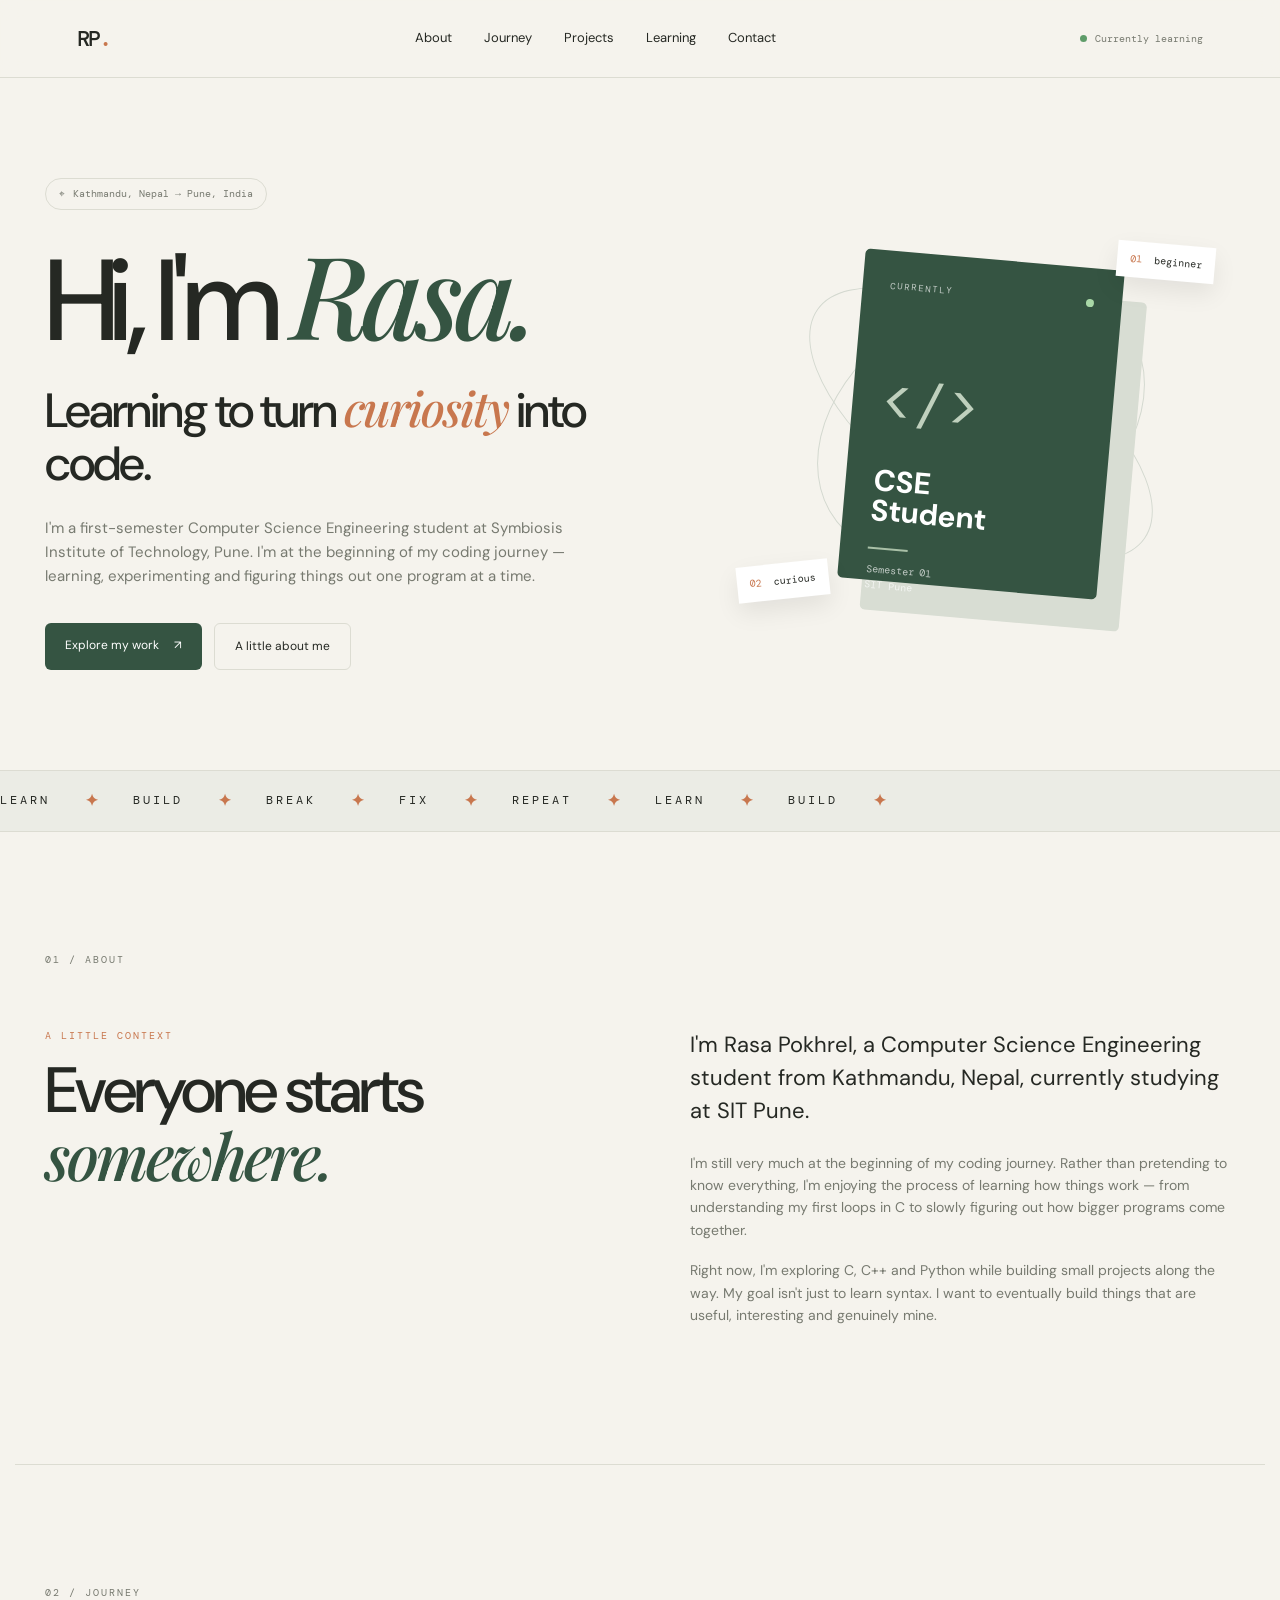
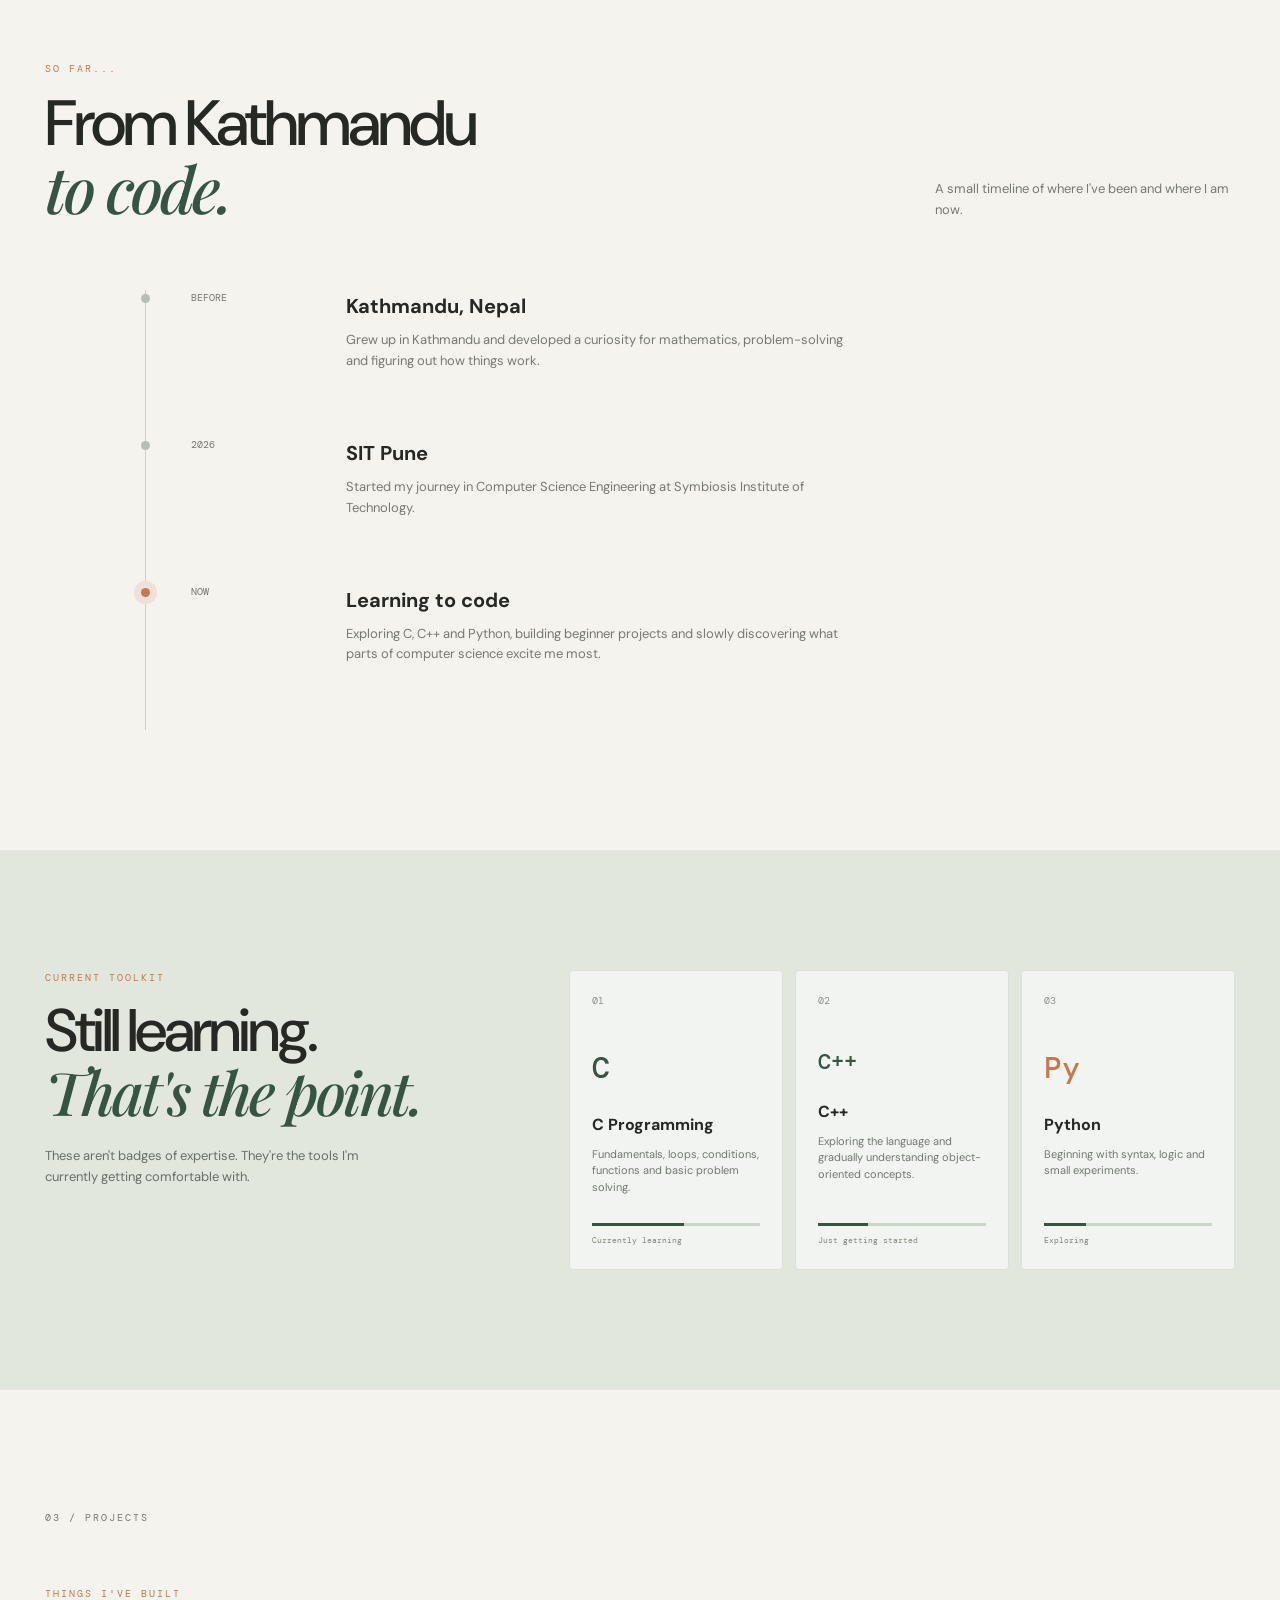
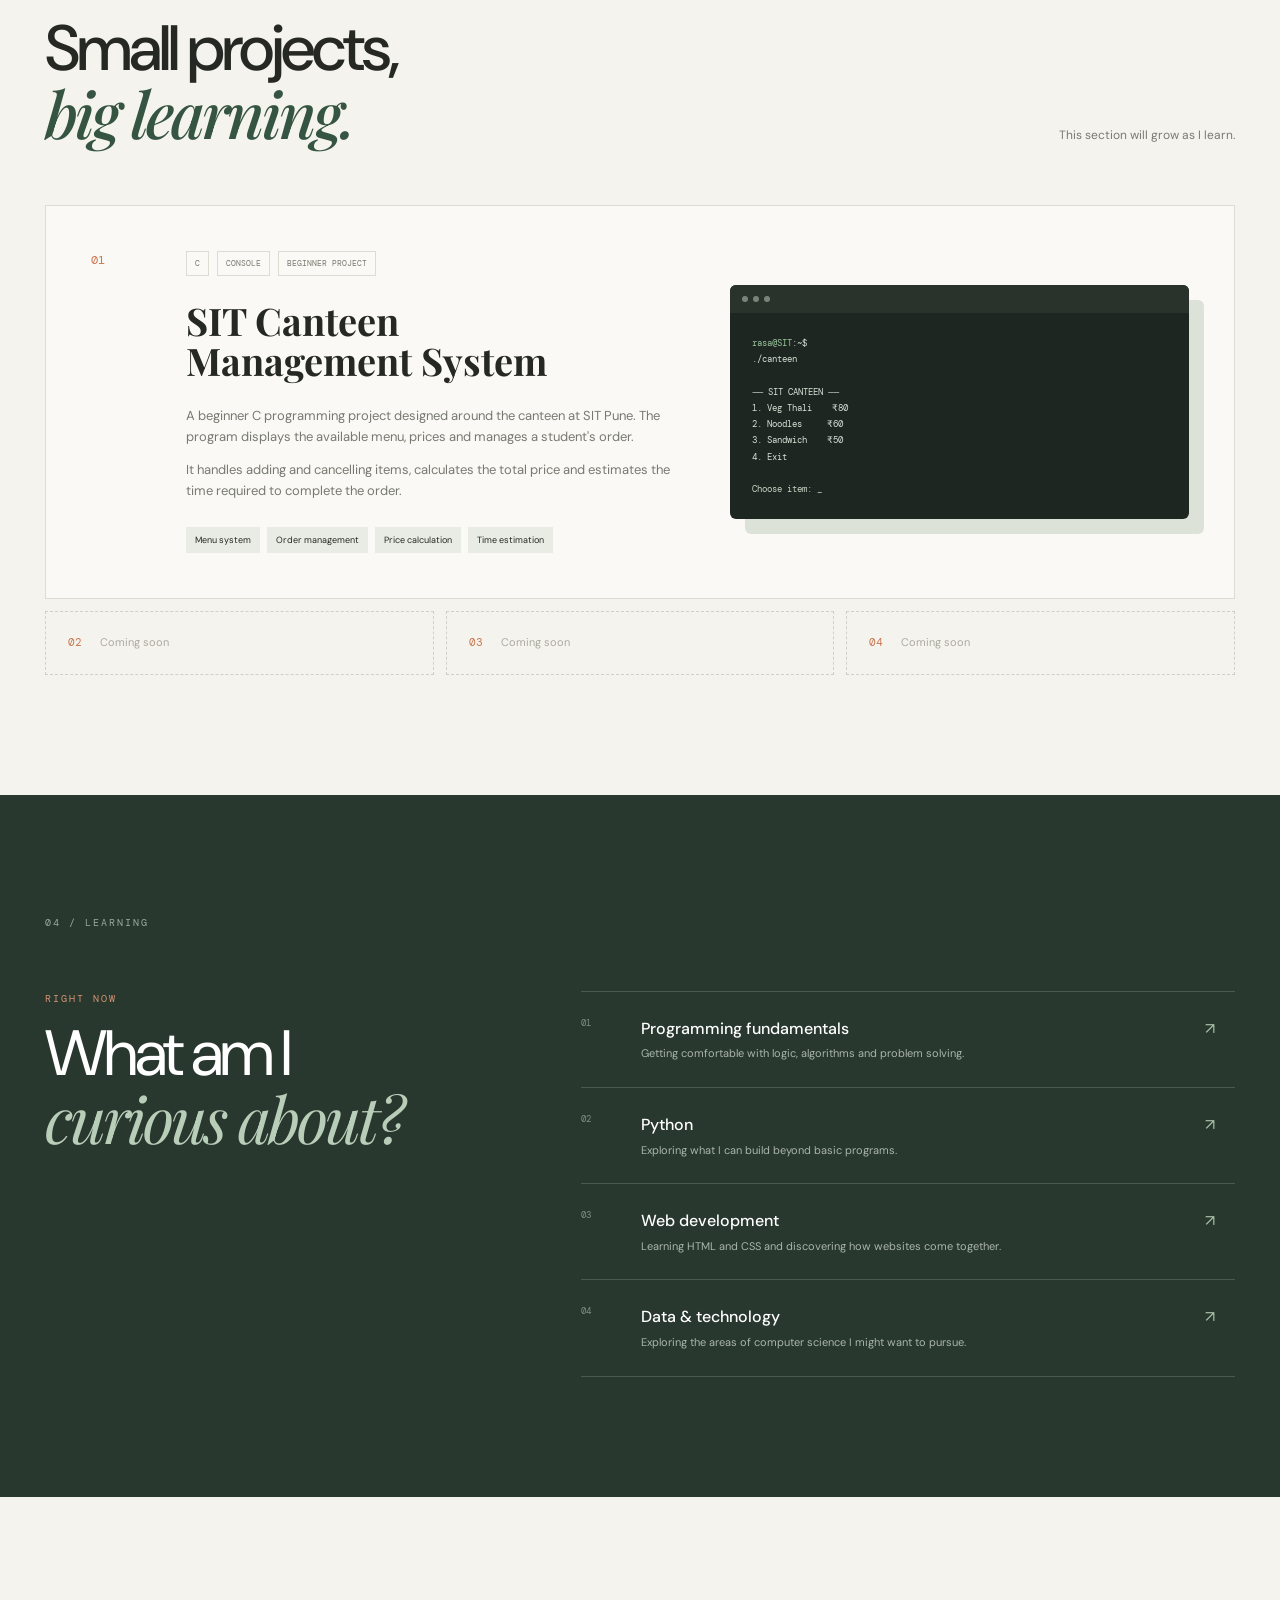
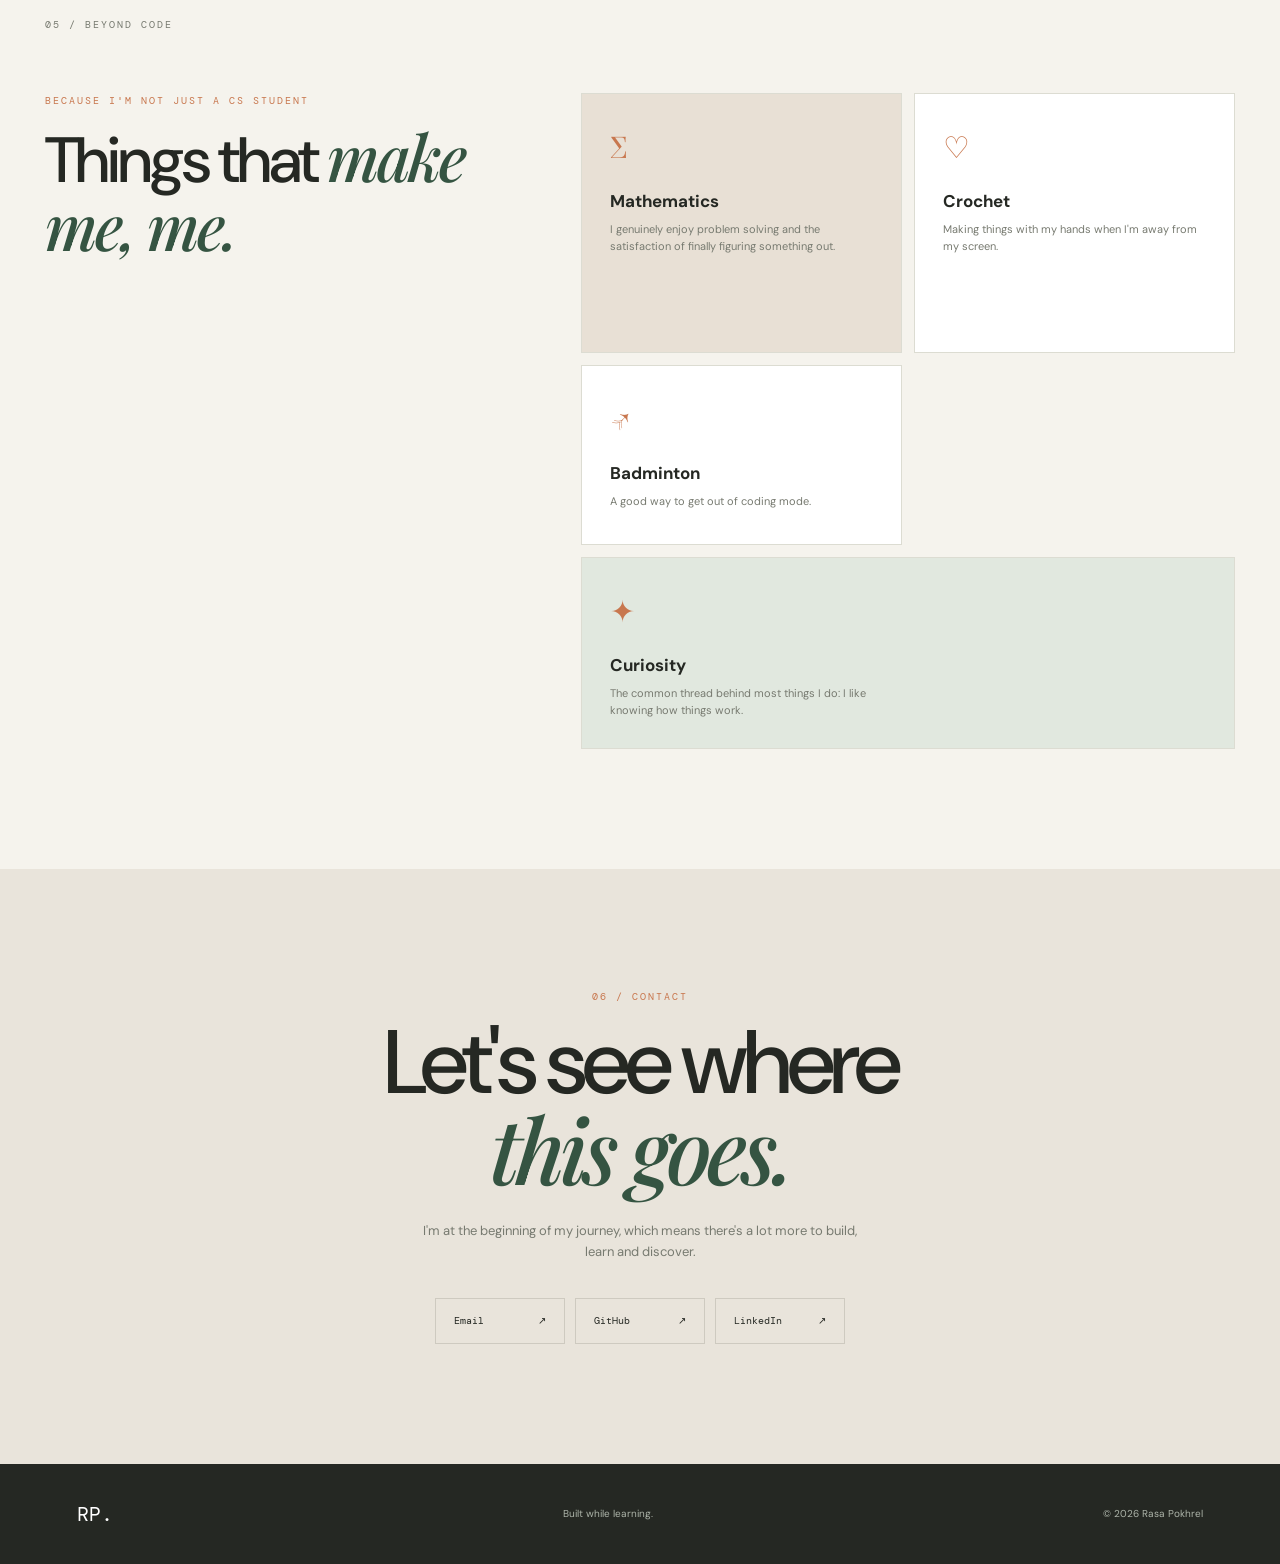
<file: index.html>
<head>

    <meta charset="UTF-8">

    <meta name="viewport"
          content="width=device-width, initial-scale=1.0">

    <title>Rasa Pokhrel | CSE Student</title>

    <!-- Google Fonts -->
    <link rel="preconnect" href="https://fonts.googleapis.com">
    <link rel="preconnect" href="https://fonts.gstatic.com" crossorigin>

    <link href="https://fonts.googleapis.com/css2?family=DM+Mono:wght@400;500&family=DM+Sans:wght@400;500;600;700&family=Playfair+Display:ital,wght@0,500;0,600;1,500&display=swap"
          rel="stylesheet">

    <!-- CSS -->
    <link rel="stylesheet" href="portfolio.css">

</head>


<body>


<!-- =====================================================
     NAVIGATION
===================================================== -->

<nav class="navbar">

    <div class="nav-logo">
        RP<span>.</span>
    </div>

    <div class="nav-links">

        <a href="#about">About</a>
        <a href="#journey">Journey</a>
        <a href="#projects">Projects</a>
        <a href="#learning">Learning</a>
        <a href="#contact">Contact</a>

    </div>

    <div class="nav-status">
        <span></span>
        Currently learning
    </div>

</nav>



<!-- =====================================================
     HERO
===================================================== -->

<section class="hero">

    <div class="hero-left">

        <div class="location-tag">
            <span>⌖</span>
            Kathmandu, Nepal → Pune, India
        </div>

        <h1>
            Hi, I'm
            <span class="name">Rasa.</span>
        </h1>

        <h2>
            Learning to turn
            <em>curiosity</em>
            into code.
        </h2>

        <p class="hero-description">
            I'm a first-semester Computer Science Engineering student
            at Symbiosis Institute of Technology, Pune.
            I'm at the beginning of my coding journey — learning,
            experimenting and figuring things out one program at a time.
        </p>


        <div class="hero-buttons">

            <a href="#projects" class="primary-btn">
                Explore my work
                <span>↗</span>
            </a>

            <a href="#about" class="secondary-btn">
                A little about me
            </a>

        </div>

    </div>


    <div class="hero-right">

        <div class="orbit orbit-one"></div>
        <div class="orbit orbit-two"></div>

        <div class="profile-card">

            <div class="profile-top">
                <span class="tiny-label">CURRENTLY</span>
                <span class="green-dot"></span>
            </div>

            <div class="code-symbol">
                &lt;/&gt;
            </div>

            <h3>
                CSE
                <br>
                Student
            </h3>

            <div class="profile-line"></div>

            <p>
                Semester 01
                <br>
                SIT Pune
            </p>

        </div>

        <div class="floating-note note-one">
            <span>01</span>
            beginner
        </div>

        <div class="floating-note note-two">
            <span>02</span>
            curious
        </div>

    </div>

</section>



<!-- =====================================================
     MARQUEE
===================================================== -->

<div class="marquee">

    <div class="marquee-content">

        <span>LEARN</span>
        <b>✦</b>

        <span>BUILD</span>
        <b>✦</b>

        <span>BREAK</span>
        <b>✦</b>

        <span>FIX</span>
        <b>✦</b>

        <span>REPEAT</span>
        <b>✦</b>

        <span>LEARN</span>
        <b>✦</b>

        <span>BUILD</span>
        <b>✦</b>

    </div>

</div>



<!-- =====================================================
     ABOUT
===================================================== -->

<section class="section about-section" id="about">

    <div class="section-number">
        01 / ABOUT
    </div>


    <div class="about-grid">

        <div class="about-heading">

            <p class="eyebrow">
                A little context
            </p>

            <h2>
                Everyone starts
                <i>somewhere.</i>
            </h2>

        </div>


        <div class="about-text">

            <p class="large-text">
                I'm Rasa Pokhrel, a Computer Science Engineering
                student from Kathmandu, Nepal, currently studying
                at SIT Pune.
            </p>

            <p>
                I'm still very much at the beginning of my coding
                journey. Rather than pretending to know everything,
                I'm enjoying the process of learning how things work
                — from understanding my first loops in C to slowly
                figuring out how bigger programs come together.
            </p>

            <p>
                Right now, I'm exploring C, C++ and Python while
                building small projects along the way. My goal isn't
                just to learn syntax. I want to eventually build
                things that are useful, interesting and genuinely
                mine.
            </p>

        </div>

    </div>

</section>



<!-- =====================================================
     JOURNEY
===================================================== -->

<section class="section journey-section" id="journey">

    <div class="section-number">
        02 / JOURNEY
    </div>


    <div class="journey-header">

        <div>

            <p class="eyebrow">
                So far...
            </p>

            <h2>
                From Kathmandu
                <br>
                <i>to code.</i>
            </h2>

        </div>

        <p class="journey-intro">
            A small timeline of where I've been
            and where I am now.
        </p>

    </div>


    <div class="timeline">


        <div class="timeline-item">

            <div class="timeline-date">
                BEFORE
            </div>

            <div class="timeline-dot"></div>

            <div class="timeline-content">

                <h3>
                    Kathmandu, Nepal
                </h3>

                <p>
                    Grew up in Kathmandu and developed a
                    curiosity for mathematics, problem-solving
                    and figuring out how things work.
                </p>

            </div>

        </div>



        <div class="timeline-item">

            <div class="timeline-date">
                2026
            </div>

            <div class="timeline-dot"></div>

            <div class="timeline-content">

                <h3>
                    SIT Pune
                </h3>

                <p>
                    Started my journey in Computer Science
                    Engineering at Symbiosis Institute of Technology.
                </p>

            </div>

        </div>



        <div class="timeline-item current">

            <div class="timeline-date">
                NOW
            </div>

            <div class="timeline-dot"></div>

            <div class="timeline-content">

                <h3>
                    Learning to code
                </h3>

                <p>
                    Exploring C, C++ and Python, building
                    beginner projects and slowly discovering
                    what parts of computer science excite me most.
                </p>

            </div>

        </div>


    </div>

</section>



<!-- =====================================================
     SKILLS
===================================================== -->

<section class="skills-section">

    <div class="skills-container">

        <div class="skills-intro">

            <p class="eyebrow">
                Current toolkit
            </p>

            <h2>
                Still learning.
                <br>
                <i>That's the point.</i>
            </h2>

            <p>
                These aren't badges of expertise.
                They're the tools I'm currently getting
                comfortable with.
            </p>

        </div>


        <div class="skills-grid">


            <div class="skill-card">

                <div class="skill-number">
                    01
                </div>

                <div class="skill-icon">
                    C
                </div>

                <h3>
                    C Programming
                </h3>

                <p>
                    Fundamentals, loops, conditions,
                    functions and basic problem solving.
                </p>

                <div class="progress">
                    <span style="width: 55%;"></span>
                </div>

                <small>
                    Currently learning
                </small>

            </div>



            <div class="skill-card">

                <div class="skill-number">
                    02
                </div>

                <div class="skill-icon cpp">
                    C++
                </div>

                <h3>
                    C++
                </h3>

                <p>
                    Exploring the language and gradually
                    understanding object-oriented concepts.
                </p>

                <div class="progress">
                    <span style="width: 30%;"></span>
                </div>

                <small>
                    Just getting started
                </small>

            </div>



            <div class="skill-card">

                <div class="skill-number">
                    03
                </div>

                <div class="skill-icon python">
                    Py
                </div>

                <h3>
                    Python
                </h3>

                <p>
                    Beginning with syntax, logic and
                    small experiments.
                </p>

                <div class="progress">
                    <span style="width: 25%;"></span>
                </div>

                <small>
                    Exploring
                </small>

            </div>


        </div>

    </div>

</section>



<!-- =====================================================
     PROJECTS
===================================================== -->

<section class="section projects-section" id="projects">

    <div class="section-number">
        03 / PROJECTS
    </div>


    <div class="projects-header">

        <div>

            <p class="eyebrow">
                Things I've built
            </p>

            <h2>
                Small projects,
                <br>
                <i>big learning.</i>
            </h2>

        </div>

        <p>
            This section will grow as I learn.
        </p>

    </div>


    <div class="project-feature">


        <div class="project-number">
            01
        </div>


        <div class="project-main">

            <div class="project-tags">

                <span>C</span>
                <span>CONSOLE</span>
                <span>BEGINNER PROJECT</span>

            </div>

            <h3>
                SIT Canteen
                <br>
                Management System
            </h3>

            <p>
                A beginner C programming project designed around
                the canteen at SIT Pune. The program displays the
                available menu, prices and manages a student's order.
            </p>

            <p>
                It handles adding and cancelling items, calculates
                the total price and estimates the time required
                to complete the order.
            </p>


            <div class="project-tech">

                <span>Menu system</span>
                <span>Order management</span>
                <span>Price calculation</span>
                <span>Time estimation</span>

            </div>

        </div>


        <div class="project-visual">

            <div class="terminal">

                <div class="terminal-top">

                    <span></span>
                    <span></span>
                    <span></span>

                </div>

                <div class="terminal-content">

                    <p>
                        <span class="green">rasa@SIT</span>:~$
                    </p>

                    <p>
                        ./canteen
                    </p>

                    <br>

                    <p>
                        ── SIT CANTEEN ──
                    </p>

                    <p>
                        1. Veg Thali&nbsp;&nbsp;&nbsp; ₹80
                    </p>

                    <p>
                        2. Noodles&nbsp;&nbsp;&nbsp;&nbsp; ₹60
                    </p>

                    <p>
                        3. Sandwich&nbsp;&nbsp;&nbsp; ₹50
                    </p>

                    <p>
                        4. Exit
                    </p>

                    <br>

                    <p class="cursor">
                        Choose item: _
                    </p>

                </div>

            </div>

        </div>


    </div>


    <div class="future-projects">

        <div>
            <span>02</span>
            Coming soon
        </div>

        <div>
            <span>03</span>
            Coming soon
        </div>

        <div>
            <span>04</span>
            Coming soon
        </div>

    </div>

</section>



<!-- =====================================================
     LEARNING
===================================================== -->

<section class="learning-section" id="learning">

    <div class="learning-inner">


        <div class="section-number light">
            04 / LEARNING
        </div>


        <div class="learning-content">

            <div>

                <p class="eyebrow light-text">
                    Right now
                </p>

                <h2>
                    What am I
                    <br>
                    <i>curious about?</i>
                </h2>

            </div>


            <div class="learning-list">


                <div class="learning-item">

                    <span class="learning-num">
                        01
                    </span>

                    <div>
                        <h3>
                            Programming fundamentals
                        </h3>

                        <p>
                            Getting comfortable with logic,
                            algorithms and problem solving.
                        </p>
                    </div>

                    <span class="arrow">
                        ↗
                    </span>

                </div>


                <div class="learning-item">

                    <span class="learning-num">
                        02
                    </span>

                    <div>
                        <h3>
                            Python
                        </h3>

                        <p>
                            Exploring what I can build
                            beyond basic programs.
                        </p>
                    </div>

                    <span class="arrow">
                        ↗
                    </span>

                </div>


                <div class="learning-item">

                    <span class="learning-num">
                        03
                    </span>

                    <div>
                        <h3>
                            Web development
                        </h3>

                        <p>
                            Learning HTML and CSS and
                            discovering how websites come together.
                        </p>
                    </div>

                    <span class="arrow">
                        ↗
                    </span>

                </div>


                <div class="learning-item">

                    <span class="learning-num">
                        04
                    </span>

                    <div>
                        <h3>
                            Data & technology
                        </h3>

                        <p>
                            Exploring the areas of computer
                            science I might want to pursue.
                        </p>
                    </div>

                    <span class="arrow">
                        ↗
                    </span>

                </div>


            </div>

        </div>

    </div>

</section>



<!-- =====================================================
     BEYOND CODE
===================================================== -->

<section class="section beyond-section">

    <div class="section-number">
        05 / BEYOND CODE
    </div>


    <div class="beyond-grid">


        <div class="beyond-heading">

            <p class="eyebrow">
                Because I'm not just a CS student
            </p>

            <h2>
                Things that
                <i>make me, me.</i>
            </h2>

        </div>


        <div class="interest-collage">


            <div class="interest interest-large">

                <span class="interest-icon">
                    ∑
                </span>

                <h3>
                    Mathematics
                </h3>

                <p>
                    I genuinely enjoy problem solving
                    and the satisfaction of finally
                    figuring something out.
                </p>

            </div>


            <div class="interest">

                <span class="interest-icon">
                    ♡
                </span>

                <h3>
                    Crochet
                </h3>

                <p>
                    Making things with my hands
                    when I'm away from my screen.
                </p>

            </div>


            <div class="interest">

                <span class="interest-icon">
                    ↗
                </span>

                <h3>
                    Badminton
                </h3>

                <p>
                    A good way to get out of
                    coding mode.
                </p>

            </div>


            <div class="interest interest-wide">

                <span class="interest-icon">
                    ✦
                </span>

                <h3>
                    Curiosity
                </h3>

                <p>
                    The common thread behind most
                    things I do: I like knowing how
                    things work.
                </p>

            </div>


        </div>

    </div>

</section>



<!-- =====================================================
     CONTACT
===================================================== -->

<section class="contact-section" id="contact">

    <div class="contact-inner">

        <p class="eyebrow">
            06 / CONTACT
        </p>

        <h2>
            Let's see where
            <br>
            <i>this goes.</i>
        </h2>

        <p class="contact-description">
            I'm at the beginning of my journey,
            which means there's a lot more to build,
            learn and discover.
        </p>


        <div class="contact-links">

            <a href="mailto:your-email@example.com">
                <span>Email</span>
                ↗
            </a>

            <a href="#">
                <span>GitHub</span>
                ↗
            </a>

            <a href="#">
                <span>LinkedIn</span>
                ↗
            </a>

        </div>

    </div>

</section>



<!-- =====================================================
     FOOTER
===================================================== -->

<footer>

    <div class="footer-logo">
        RP.
    </div>

    <p>
        Built while learning.
    </p>

    <p>
        © 2026 Rasa Pokhrel
    </p>

</footer>


</body>

</html>
</file>
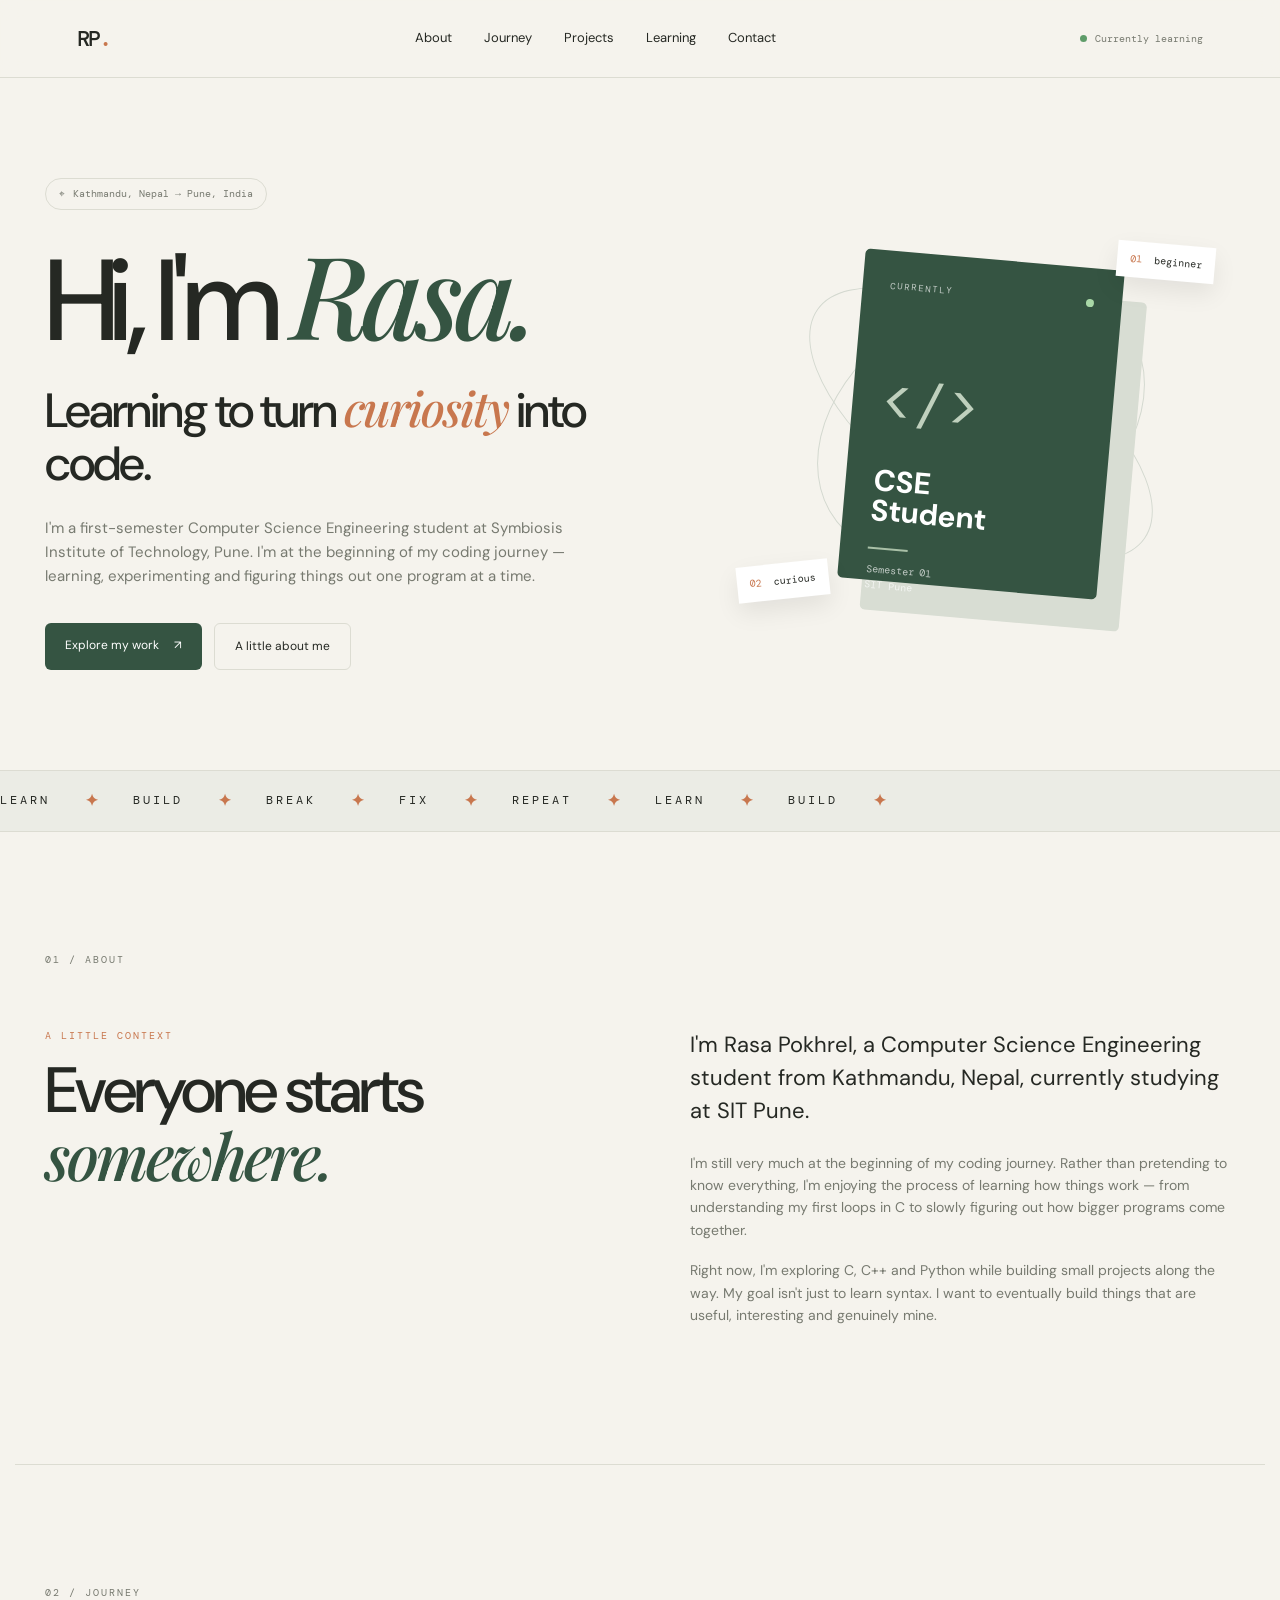
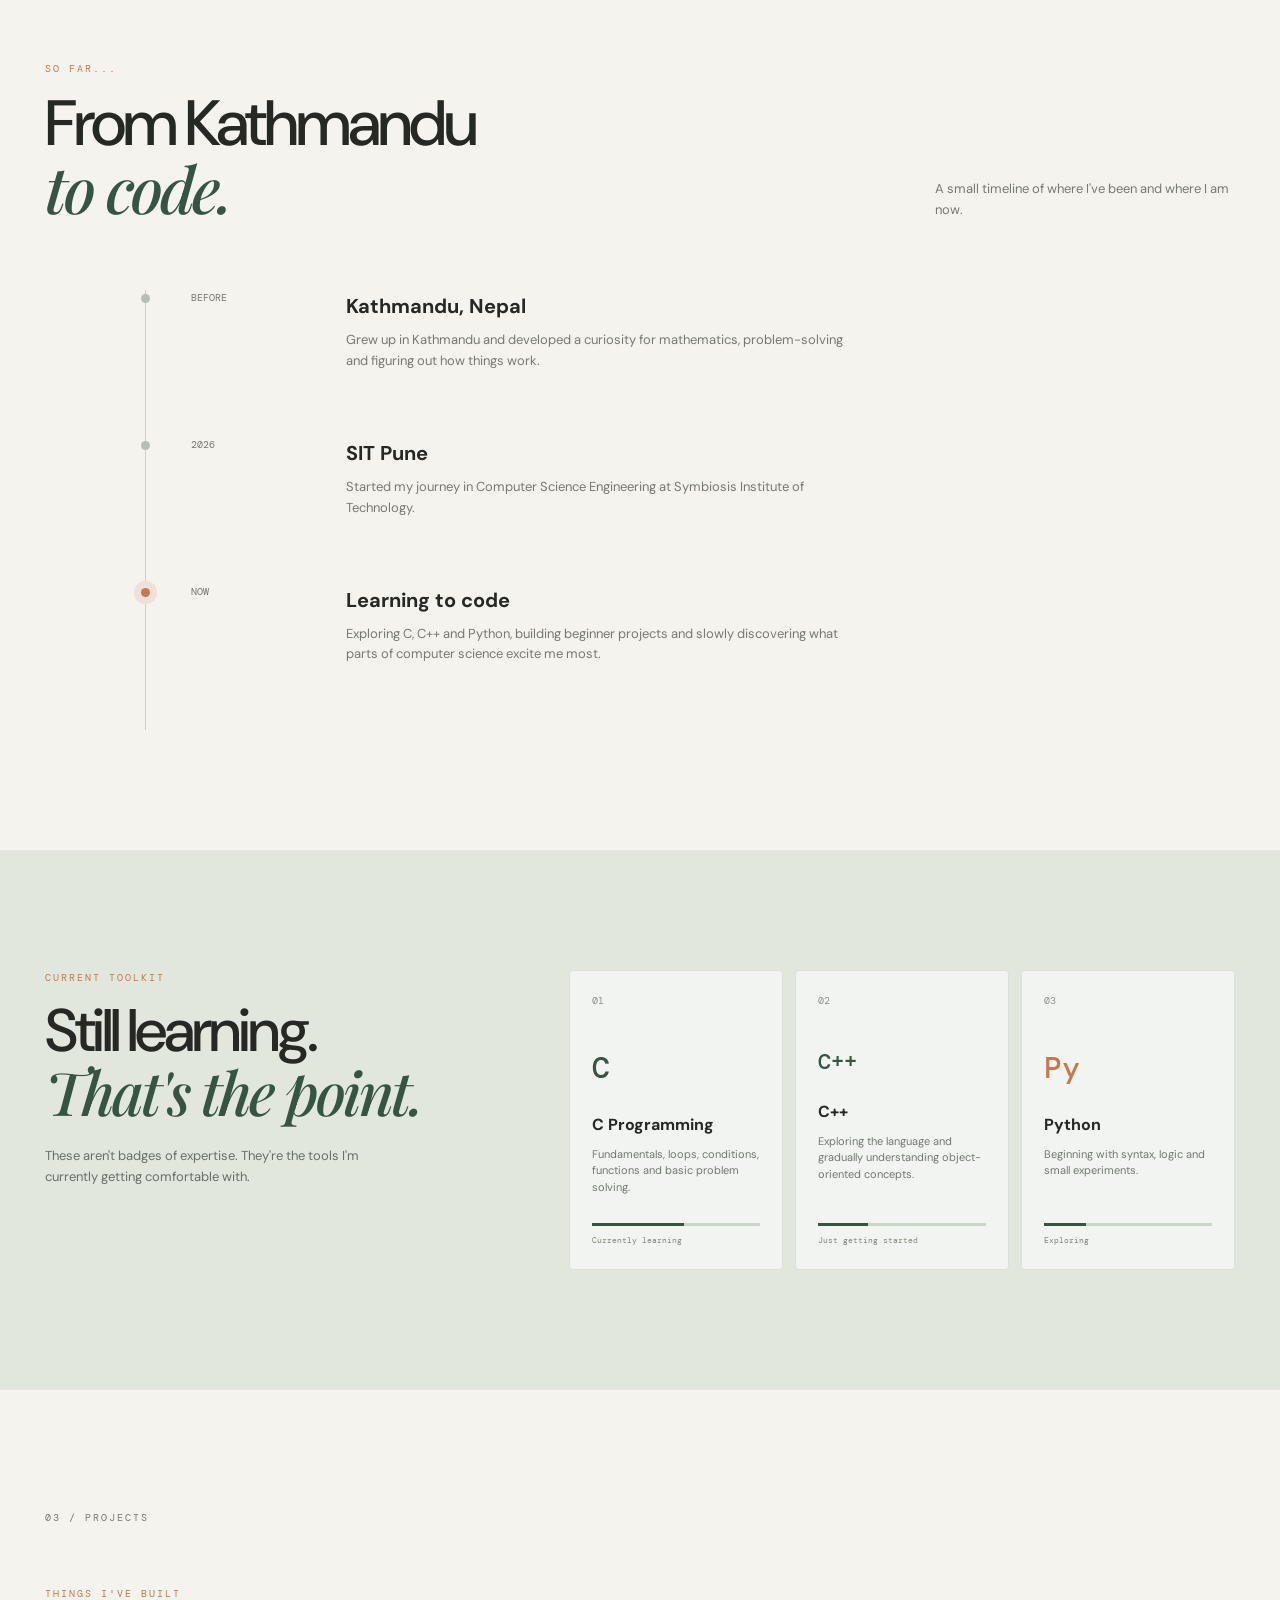
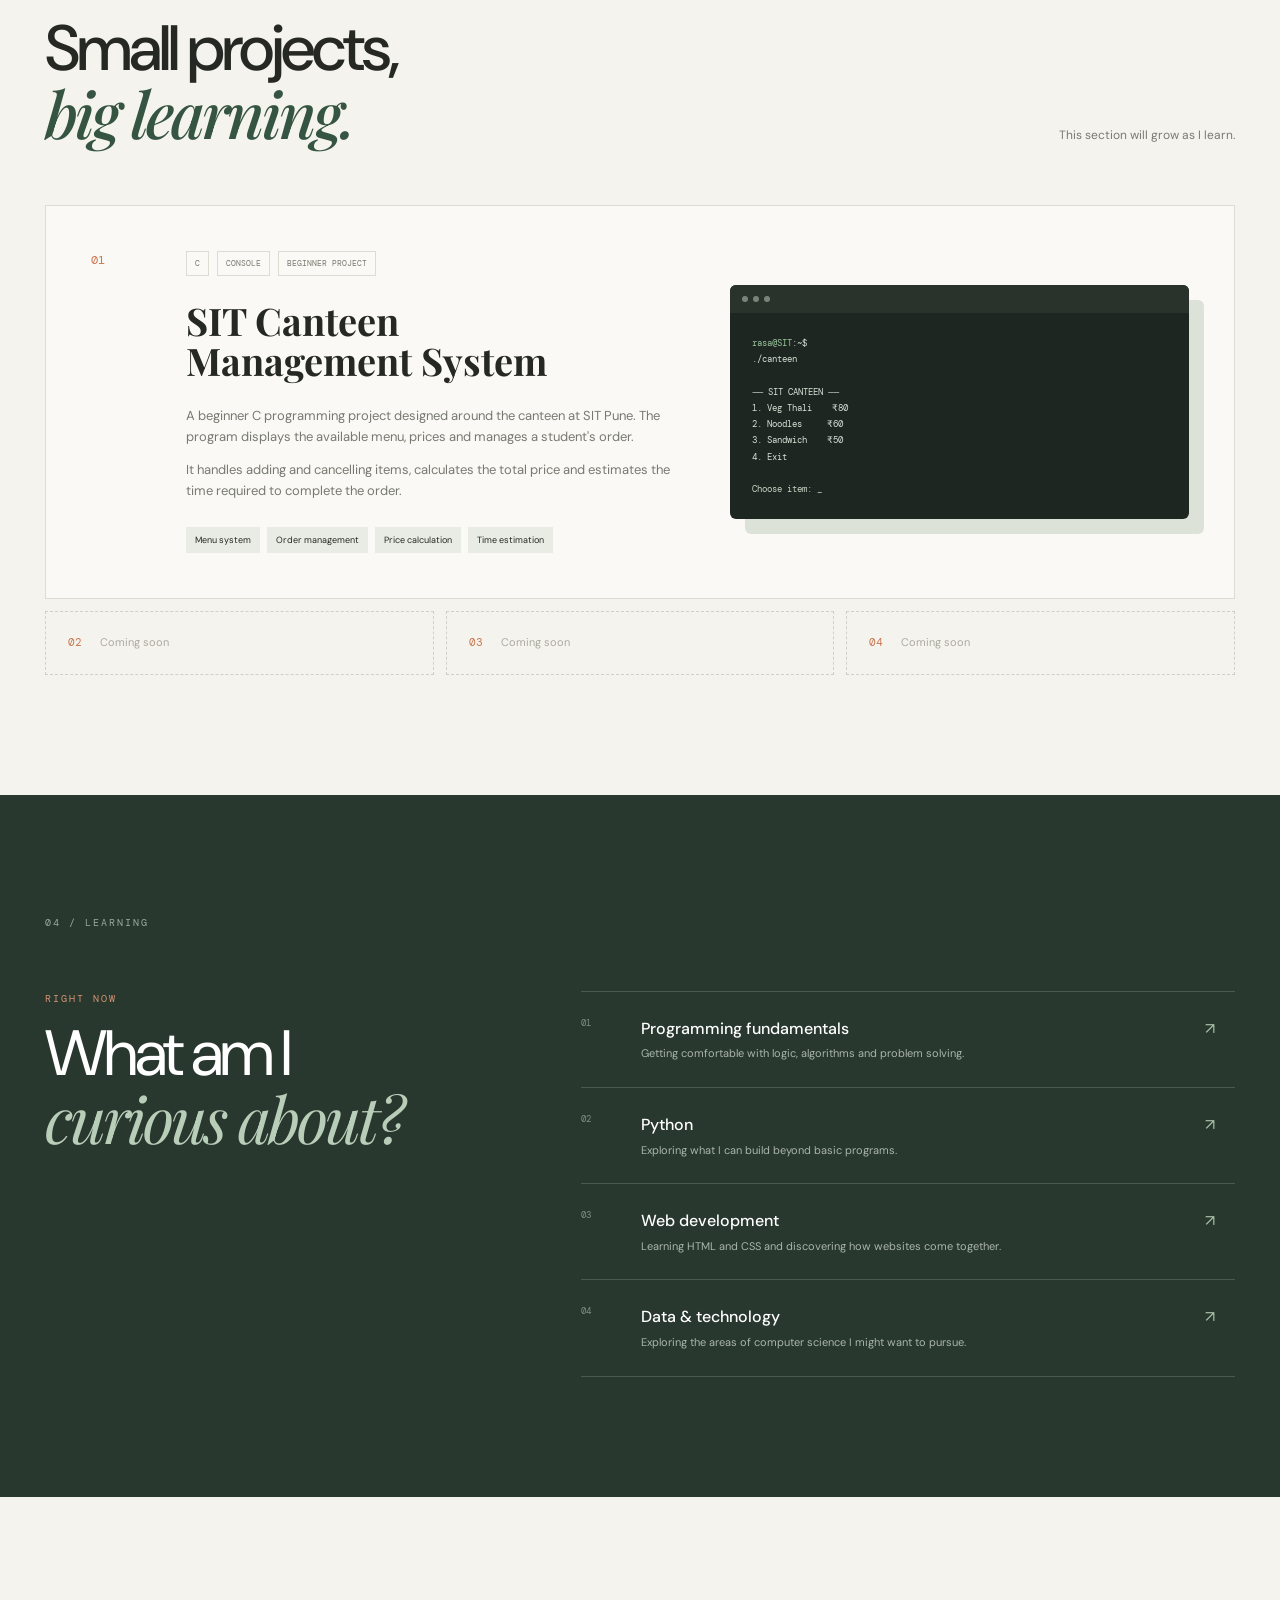
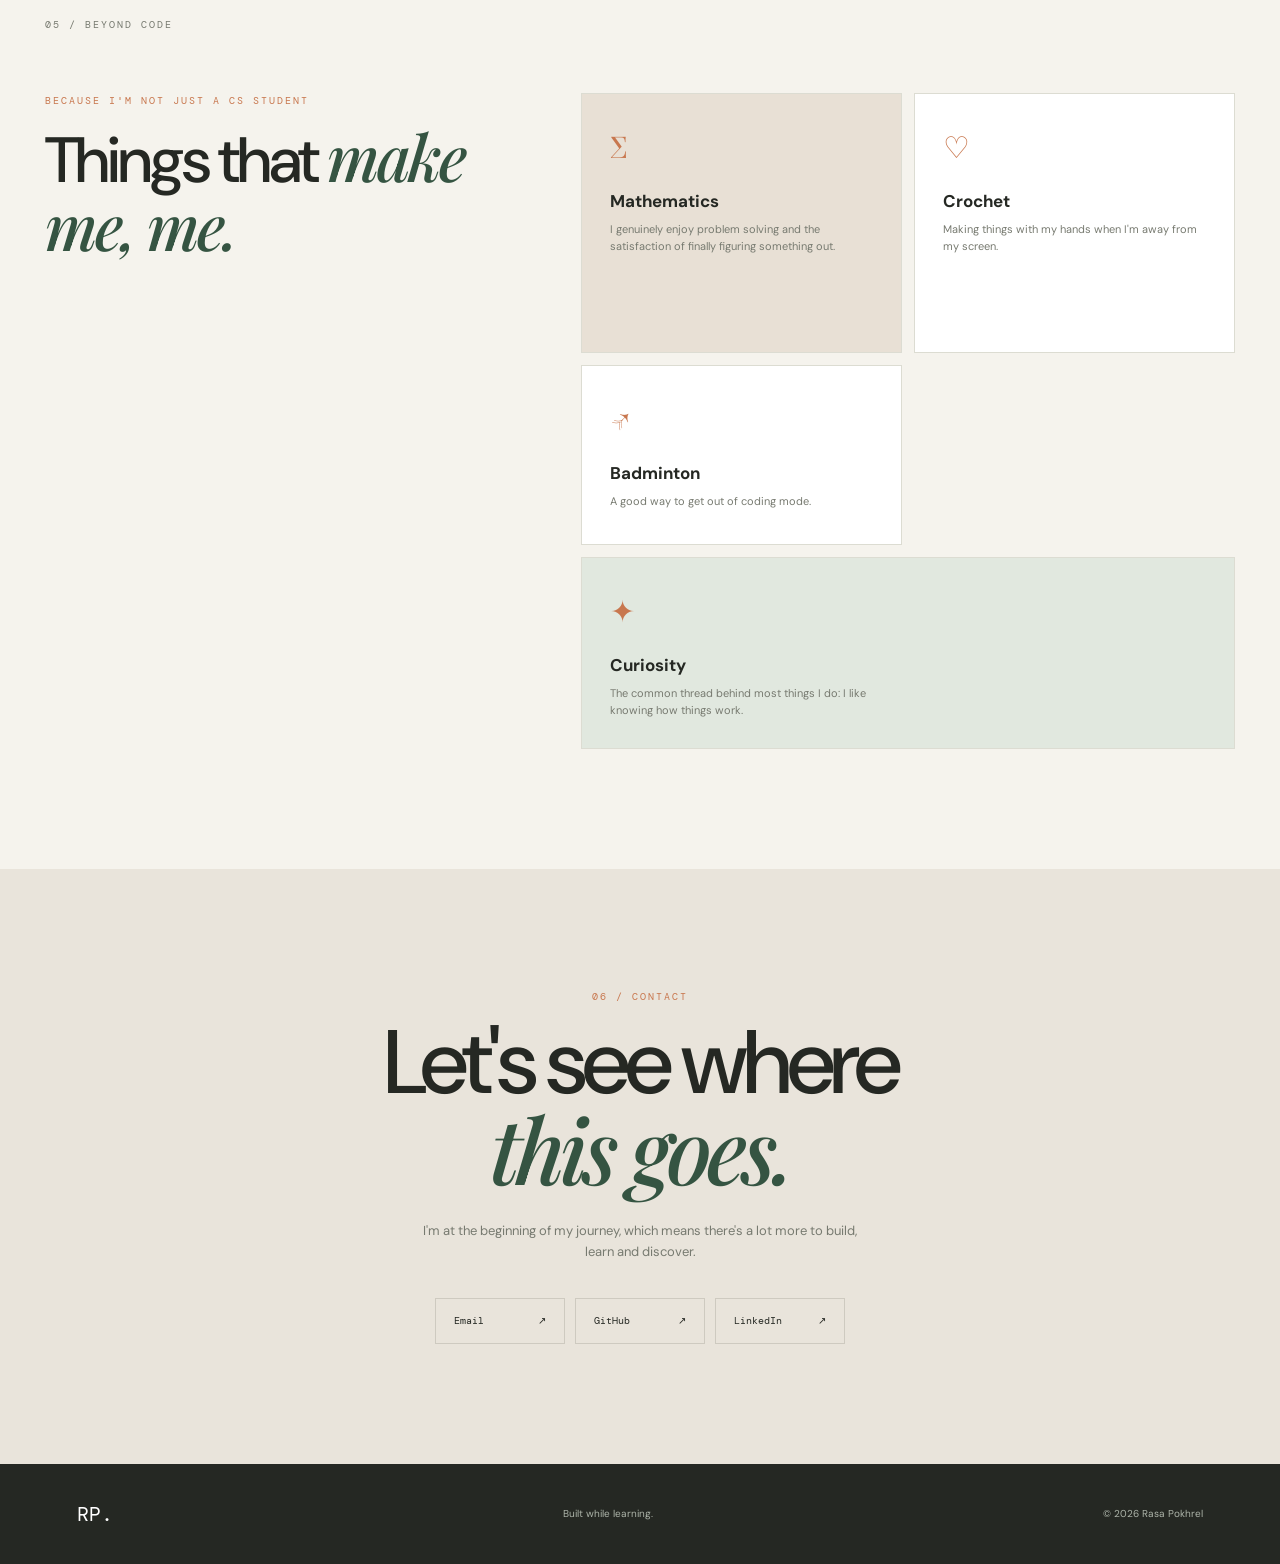
<file: portfolio.html>
<head>

    <meta charset="UTF-8">

    <meta name="viewport"
          content="width=device-width, initial-scale=1.0">

    <title>Rasa Pokhrel | CSE Student</title>

    <!-- Google Fonts -->
    <link rel="preconnect" href="https://fonts.googleapis.com">
    <link rel="preconnect" href="https://fonts.gstatic.com" crossorigin>

    <link href="https://fonts.googleapis.com/css2?family=DM+Mono:wght@400;500&family=DM+Sans:wght@400;500;600;700&family=Playfair+Display:ital,wght@0,500;0,600;1,500&display=swap"
          rel="stylesheet">

    <!-- CSS -->
    <link rel="stylesheet" href="portfolio.css">

</head>


<body>


<!-- =====================================================
     NAVIGATION
===================================================== -->

<nav class="navbar">

    <div class="nav-logo">
        RP<span>.</span>
    </div>

    <div class="nav-links">

        <a href="#about">About</a>
        <a href="#journey">Journey</a>
        <a href="#projects">Projects</a>
        <a href="#learning">Learning</a>
        <a href="#contact">Contact</a>

    </div>

    <div class="nav-status">
        <span></span>
        Currently learning
    </div>

</nav>



<!-- =====================================================
     HERO
===================================================== -->

<section class="hero">

    <div class="hero-left">

        <div class="location-tag">
            <span>⌖</span>
            Kathmandu, Nepal → Pune, India
        </div>

        <h1>
            Hi, I'm
            <span class="name">Rasa.</span>
        </h1>

        <h2>
            Learning to turn
            <em>curiosity</em>
            into code.
        </h2>

        <p class="hero-description">
            I'm a first-semester Computer Science Engineering student
            at Symbiosis Institute of Technology, Pune.
            I'm at the beginning of my coding journey — learning,
            experimenting and figuring things out one program at a time.
        </p>


        <div class="hero-buttons">

            <a href="#projects" class="primary-btn">
                Explore my work
                <span>↗</span>
            </a>

            <a href="#about" class="secondary-btn">
                A little about me
            </a>

        </div>

    </div>


    <div class="hero-right">

        <div class="orbit orbit-one"></div>
        <div class="orbit orbit-two"></div>

        <div class="profile-card">

            <div class="profile-top">
                <span class="tiny-label">CURRENTLY</span>
                <span class="green-dot"></span>
            </div>

            <div class="code-symbol">
                &lt;/&gt;
            </div>

            <h3>
                CSE
                <br>
                Student
            </h3>

            <div class="profile-line"></div>

            <p>
                Semester 01
                <br>
                SIT Pune
            </p>

        </div>

        <div class="floating-note note-one">
            <span>01</span>
            beginner
        </div>

        <div class="floating-note note-two">
            <span>02</span>
            curious
        </div>

    </div>

</section>



<!-- =====================================================
     MARQUEE
===================================================== -->

<div class="marquee">

    <div class="marquee-content">

        <span>LEARN</span>
        <b>✦</b>

        <span>BUILD</span>
        <b>✦</b>

        <span>BREAK</span>
        <b>✦</b>

        <span>FIX</span>
        <b>✦</b>

        <span>REPEAT</span>
        <b>✦</b>

        <span>LEARN</span>
        <b>✦</b>

        <span>BUILD</span>
        <b>✦</b>

    </div>

</div>



<!-- =====================================================
     ABOUT
===================================================== -->

<section class="section about-section" id="about">

    <div class="section-number">
        01 / ABOUT
    </div>


    <div class="about-grid">

        <div class="about-heading">

            <p class="eyebrow">
                A little context
            </p>

            <h2>
                Everyone starts
                <i>somewhere.</i>
            </h2>

        </div>


        <div class="about-text">

            <p class="large-text">
                I'm Rasa Pokhrel, a Computer Science Engineering
                student from Kathmandu, Nepal, currently studying
                at SIT Pune.
            </p>

            <p>
                I'm still very much at the beginning of my coding
                journey. Rather than pretending to know everything,
                I'm enjoying the process of learning how things work
                — from understanding my first loops in C to slowly
                figuring out how bigger programs come together.
            </p>

            <p>
                Right now, I'm exploring C, C++ and Python while
                building small projects along the way. My goal isn't
                just to learn syntax. I want to eventually build
                things that are useful, interesting and genuinely
                mine.
            </p>

        </div>

    </div>

</section>



<!-- =====================================================
     JOURNEY
===================================================== -->

<section class="section journey-section" id="journey">

    <div class="section-number">
        02 / JOURNEY
    </div>


    <div class="journey-header">

        <div>

            <p class="eyebrow">
                So far...
            </p>

            <h2>
                From Kathmandu
                <br>
                <i>to code.</i>
            </h2>

        </div>

        <p class="journey-intro">
            A small timeline of where I've been
            and where I am now.
        </p>

    </div>


    <div class="timeline">


        <div class="timeline-item">

            <div class="timeline-date">
                BEFORE
            </div>

            <div class="timeline-dot"></div>

            <div class="timeline-content">

                <h3>
                    Kathmandu, Nepal
                </h3>

                <p>
                    Grew up in Kathmandu and developed a
                    curiosity for mathematics, problem-solving
                    and figuring out how things work.
                </p>

            </div>

        </div>



        <div class="timeline-item">

            <div class="timeline-date">
                2026
            </div>

            <div class="timeline-dot"></div>

            <div class="timeline-content">

                <h3>
                    SIT Pune
                </h3>

                <p>
                    Started my journey in Computer Science
                    Engineering at Symbiosis Institute of Technology.
                </p>

            </div>

        </div>



        <div class="timeline-item current">

            <div class="timeline-date">
                NOW
            </div>

            <div class="timeline-dot"></div>

            <div class="timeline-content">

                <h3>
                    Learning to code
                </h3>

                <p>
                    Exploring C, C++ and Python, building
                    beginner projects and slowly discovering
                    what parts of computer science excite me most.
                </p>

            </div>

        </div>


    </div>

</section>



<!-- =====================================================
     SKILLS
===================================================== -->

<section class="skills-section">

    <div class="skills-container">

        <div class="skills-intro">

            <p class="eyebrow">
                Current toolkit
            </p>

            <h2>
                Still learning.
                <br>
                <i>That's the point.</i>
            </h2>

            <p>
                These aren't badges of expertise.
                They're the tools I'm currently getting
                comfortable with.
            </p>

        </div>


        <div class="skills-grid">


            <div class="skill-card">

                <div class="skill-number">
                    01
                </div>

                <div class="skill-icon">
                    C
                </div>

                <h3>
                    C Programming
                </h3>

                <p>
                    Fundamentals, loops, conditions,
                    functions and basic problem solving.
                </p>

                <div class="progress">
                    <span style="width: 55%;"></span>
                </div>

                <small>
                    Currently learning
                </small>

            </div>



            <div class="skill-card">

                <div class="skill-number">
                    02
                </div>

                <div class="skill-icon cpp">
                    C++
                </div>

                <h3>
                    C++
                </h3>

                <p>
                    Exploring the language and gradually
                    understanding object-oriented concepts.
                </p>

                <div class="progress">
                    <span style="width: 30%;"></span>
                </div>

                <small>
                    Just getting started
                </small>

            </div>



            <div class="skill-card">

                <div class="skill-number">
                    03
                </div>

                <div class="skill-icon python">
                    Py
                </div>

                <h3>
                    Python
                </h3>

                <p>
                    Beginning with syntax, logic and
                    small experiments.
                </p>

                <div class="progress">
                    <span style="width: 25%;"></span>
                </div>

                <small>
                    Exploring
                </small>

            </div>


        </div>

    </div>

</section>



<!-- =====================================================
     PROJECTS
===================================================== -->

<section class="section projects-section" id="projects">

    <div class="section-number">
        03 / PROJECTS
    </div>


    <div class="projects-header">

        <div>

            <p class="eyebrow">
                Things I've built
            </p>

            <h2>
                Small projects,
                <br>
                <i>big learning.</i>
            </h2>

        </div>

        <p>
            This section will grow as I learn.
        </p>

    </div>


    <div class="project-feature">


        <div class="project-number">
            01
        </div>


        <div class="project-main">

            <div class="project-tags">

                <span>C</span>
                <span>CONSOLE</span>
                <span>BEGINNER PROJECT</span>

            </div>

            <h3>
                SIT Canteen
                <br>
                Management System
            </h3>

            <p>
                A beginner C programming project designed around
                the canteen at SIT Pune. The program displays the
                available menu, prices and manages a student's order.
            </p>

            <p>
                It handles adding and cancelling items, calculates
                the total price and estimates the time required
                to complete the order.
            </p>


            <div class="project-tech">

                <span>Menu system</span>
                <span>Order management</span>
                <span>Price calculation</span>
                <span>Time estimation</span>

            </div>

        </div>


        <div class="project-visual">

            <div class="terminal">

                <div class="terminal-top">

                    <span></span>
                    <span></span>
                    <span></span>

                </div>

                <div class="terminal-content">

                    <p>
                        <span class="green">rasa@SIT</span>:~$
                    </p>

                    <p>
                        ./canteen
                    </p>

                    <br>

                    <p>
                        ── SIT CANTEEN ──
                    </p>

                    <p>
                        1. Veg Thali&nbsp;&nbsp;&nbsp; ₹80
                    </p>

                    <p>
                        2. Noodles&nbsp;&nbsp;&nbsp;&nbsp; ₹60
                    </p>

                    <p>
                        3. Sandwich&nbsp;&nbsp;&nbsp; ₹50
                    </p>

                    <p>
                        4. Exit
                    </p>

                    <br>

                    <p class="cursor">
                        Choose item: _
                    </p>

                </div>

            </div>

        </div>


    </div>


    <div class="future-projects">

        <div>
            <span>02</span>
            Coming soon
        </div>

        <div>
            <span>03</span>
            Coming soon
        </div>

        <div>
            <span>04</span>
            Coming soon
        </div>

    </div>

</section>



<!-- =====================================================
     LEARNING
===================================================== -->

<section class="learning-section" id="learning">

    <div class="learning-inner">


        <div class="section-number light">
            04 / LEARNING
        </div>


        <div class="learning-content">

            <div>

                <p class="eyebrow light-text">
                    Right now
                </p>

                <h2>
                    What am I
                    <br>
                    <i>curious about?</i>
                </h2>

            </div>


            <div class="learning-list">


                <div class="learning-item">

                    <span class="learning-num">
                        01
                    </span>

                    <div>
                        <h3>
                            Programming fundamentals
                        </h3>

                        <p>
                            Getting comfortable with logic,
                            algorithms and problem solving.
                        </p>
                    </div>

                    <span class="arrow">
                        ↗
                    </span>

                </div>


                <div class="learning-item">

                    <span class="learning-num">
                        02
                    </span>

                    <div>
                        <h3>
                            Python
                        </h3>

                        <p>
                            Exploring what I can build
                            beyond basic programs.
                        </p>
                    </div>

                    <span class="arrow">
                        ↗
                    </span>

                </div>


                <div class="learning-item">

                    <span class="learning-num">
                        03
                    </span>

                    <div>
                        <h3>
                            Web development
                        </h3>

                        <p>
                            Learning HTML and CSS and
                            discovering how websites come together.
                        </p>
                    </div>

                    <span class="arrow">
                        ↗
                    </span>

                </div>


                <div class="learning-item">

                    <span class="learning-num">
                        04
                    </span>

                    <div>
                        <h3>
                            Data & technology
                        </h3>

                        <p>
                            Exploring the areas of computer
                            science I might want to pursue.
                        </p>
                    </div>

                    <span class="arrow">
                        ↗
                    </span>

                </div>


            </div>

        </div>

    </div>

</section>



<!-- =====================================================
     BEYOND CODE
===================================================== -->

<section class="section beyond-section">

    <div class="section-number">
        05 / BEYOND CODE
    </div>


    <div class="beyond-grid">


        <div class="beyond-heading">

            <p class="eyebrow">
                Because I'm not just a CS student
            </p>

            <h2>
                Things that
                <i>make me, me.</i>
            </h2>

        </div>


        <div class="interest-collage">


            <div class="interest interest-large">

                <span class="interest-icon">
                    ∑
                </span>

                <h3>
                    Mathematics
                </h3>

                <p>
                    I genuinely enjoy problem solving
                    and the satisfaction of finally
                    figuring something out.
                </p>

            </div>


            <div class="interest">

                <span class="interest-icon">
                    ♡
                </span>

                <h3>
                    Crochet
                </h3>

                <p>
                    Making things with my hands
                    when I'm away from my screen.
                </p>

            </div>


            <div class="interest">

                <span class="interest-icon">
                    ↗
                </span>

                <h3>
                    Badminton
                </h3>

                <p>
                    A good way to get out of
                    coding mode.
                </p>

            </div>


            <div class="interest interest-wide">

                <span class="interest-icon">
                    ✦
                </span>

                <h3>
                    Curiosity
                </h3>

                <p>
                    The common thread behind most
                    things I do: I like knowing how
                    things work.
                </p>

            </div>


        </div>

    </div>

</section>



<!-- =====================================================
     CONTACT
===================================================== -->

<section class="contact-section" id="contact">

    <div class="contact-inner">

        <p class="eyebrow">
            06 / CONTACT
        </p>

        <h2>
            Let's see where
            <br>
            <i>this goes.</i>
        </h2>

        <p class="contact-description">
            I'm at the beginning of my journey,
            which means there's a lot more to build,
            learn and discover.
        </p>


        <div class="contact-links">

            <a href="mailto:your-email@example.com">
                <span>Email</span>
                ↗
            </a>

            <a href="#">
                <span>GitHub</span>
                ↗
            </a>

            <a href="#">
                <span>LinkedIn</span>
                ↗
            </a>

        </div>

    </div>

</section>



<!-- =====================================================
     FOOTER
===================================================== -->

<footer>

    <div class="footer-logo">
        RP.
    </div>

    <p>
        Built while learning.
    </p>

    <p>
        © 2026 Rasa Pokhrel
    </p>

</footer>


</body>

</html>
</file>
<file: portfolio.css>
/* =====================================================
   RESET
===================================================== */

* {
    margin: 0;
    padding: 0;
    box-sizing: border-box;
}

html {
    scroll-behavior: smooth;
}

body {
    background: #f5f3ed;
    color: #252823;

    font-family: "DM Sans", sans-serif;

    line-height: 1.6;
}


/* =====================================================
   VARIABLES
===================================================== */

:root {

    --cream: #f5f3ed;
    --paper: #faf9f5;

    --dark: #252823;
    --green: #355442;
    --green-light: #dce7dc;

    --muted: #777a70;
    --line: #dcdcd2;

    --orange: #c8774e;

}


/* =====================================================
   NAVBAR
===================================================== */

.navbar {

    height: 78px;

    padding: 0 6%;

    display: flex;

    align-items: center;

    justify-content: space-between;

    border-bottom: 1px solid var(--line);

    background: rgba(245, 243, 237, 0.9);

    backdrop-filter: blur(10px);

    position: sticky;

    top: 0;

    z-index: 100;

}


.nav-logo {

    font-family: "DM Mono", monospace;

    font-size: 22px;

    font-weight: 500;

    letter-spacing: -2px;

}


.nav-logo span {

    color: var(--orange);

}


.nav-links {

    display: flex;

    gap: 32px;

}


.nav-links a {

    text-decoration: none;

    color: var(--dark);

    font-size: 13px;

    position: relative;

}


.nav-links a::after {

    content: "";

    position: absolute;

    left: 0;

    bottom: -5px;

    width: 0;

    height: 1px;

    background: var(--green);

    transition: 0.3s;

}


.nav-links a:hover::after {

    width: 100%;

}


.nav-status {

    display: flex;

    align-items: center;

    gap: 8px;

    font-family: "DM Mono", monospace;

    font-size: 10px;

    color: var(--muted);

}


.nav-status span {

    width: 7px;

    height: 7px;

    border-radius: 50%;

    background: #5e9c69;

}


/* =====================================================
   HERO
===================================================== */

.hero {

    max-width: 1250px;

    min-height: 680px;

    margin: auto;

    padding: 100px 30px;

    display: grid;

    grid-template-columns: 1.1fr 0.9fr;

    align-items: center;

    gap: 60px;

}


.location-tag {

    display: inline-flex;

    gap: 8px;

    align-items: center;

    border: 1px solid var(--line);

    border-radius: 30px;

    padding: 7px 13px;

    font-family: "DM Mono", monospace;

    font-size: 10px;

    color: var(--muted);

    margin-bottom: 28px;

}


.hero h1 {

    font-size: clamp(65px, 9vw, 115px);

    font-weight: 500;

    letter-spacing: -7px;

    line-height: 0.95;

}


.hero .name {

    font-family: "Playfair Display", serif;

    font-style: italic;

    color: var(--green);

}


.hero h2 {

    font-size: clamp(28px, 4vw, 48px);

    font-weight: 500;

    line-height: 1.1;

    letter-spacing: -2px;

    max-width: 650px;

    margin-top: 25px;

}


.hero h2 em {

    color: var(--orange);

    font-family: "Playfair Display", serif;

}


.hero-description {

    color: var(--muted);

    max-width: 520px;

    font-size: 15px;

    margin-top: 25px;

}


.hero-buttons {

    display: flex;

    gap: 12px;

    margin-top: 35px;

}


.primary-btn,
.secondary-btn {

    padding: 13px 20px;

    border-radius: 6px;

    text-decoration: none;

    font-size: 12px;

    transition: 0.3s;

}


.primary-btn {

    background: var(--green);

    color: white;

}


.primary-btn span {

    margin-left: 12px;

}


.primary-btn:hover {

    transform: translateY(-3px);

}


.secondary-btn {

    border: 1px solid var(--line);

    color: var(--dark);

}


.secondary-btn:hover {

    background: white;

}


/* =====================================================
   HERO VISUAL
===================================================== */

.hero-right {

    height: 450px;

    position: relative;

    display: flex;

    justify-content: center;

    align-items: center;

}


.profile-card {

    width: 260px;

    height: 330px;

    background: var(--green);

    color: white;

    padding: 28px;

    border-radius: 5px;

    transform: rotate(5deg);

    box-shadow: 25px 30px 0 #d8ddd3;

    position: relative;

    z-index: 2;

}


.profile-top {

    display: flex;

    justify-content: space-between;

    align-items: center;

}


.tiny-label {

    font-family: "DM Mono", monospace;

    font-size: 9px;

    letter-spacing: 2px;

    opacity: 0.7;

}


.green-dot {

    width: 8px;

    height: 8px;

    background: #a9d8a7;

    border-radius: 50%;

}


.code-symbol {

    font-family: "DM Mono", monospace;

    font-size: 55px;

    margin-top: 65px;

    color: #bfd0bd;

}


.profile-card h3 {

    font-size: 30px;

    line-height: 1;

    margin-top: 20px;

}


.profile-line {

    width: 40px;

    height: 2px;

    background: #a9c0a7;

    margin: 22px 0 12px;

}


.profile-card p {

    font-family: "DM Mono", monospace;

    font-size: 10px;

    opacity: 0.7;

}


.orbit {

    position: absolute;

    border: 1px solid #d4d9d0;

    border-radius: 50%;

}


.orbit-one {

    width: 400px;

    height: 180px;

    transform: rotate(35deg);

}


.orbit-two {

    width: 350px;

    height: 250px;

    transform: rotate(-30deg);

}


.floating-note {

    position: absolute;

    background: white;

    padding: 10px 13px;

    font-family: "DM Mono", monospace;

    font-size: 10px;

    box-shadow: 0 10px 25px rgba(0,0,0,0.08);

    z-index: 3;

}


.floating-note span {

    color: var(--orange);

    margin-right: 6px;

}


.note-one {

    top: 45px;

    right: 20px;

    transform: rotate(5deg);

}


.note-two {

    bottom: 50px;

    left: 10px;

    transform: rotate(-6deg);

}


/* =====================================================
   MARQUEE
===================================================== */

.marquee {

    overflow: hidden;

    border-top: 1px solid var(--line);

    border-bottom: 1px solid var(--line);

    padding: 17px 0;

    background: #ebece5;

}


.marquee-content {

    display: flex;

    width: max-content;

    gap: 35px;

    align-items: center;

    animation: move 25s linear infinite;

}


.marquee span {

    font-family: "DM Mono", monospace;

    font-size: 12px;

    letter-spacing: 3px;

}


.marquee b {

    color: var(--orange);

}


@keyframes move {

    from {
        transform: translateX(0);
    }

    to {
        transform: translateX(-30%);
    }

}


/* =====================================================
   GENERAL SECTION
===================================================== */

.section {

    max-width: 1250px;

    margin: auto;

    padding: 120px 30px;

}


.section-number {

    font-family: "DM Mono", monospace;

    font-size: 10px;

    color: var(--muted);

    letter-spacing: 2px;

    margin-bottom: 60px;

}


.eyebrow {

    font-family: "DM Mono", monospace;

    text-transform: uppercase;

    letter-spacing: 2px;

    font-size: 10px;

    color: var(--orange);

    margin-bottom: 15px;

}


.section h2 {

    font-size: clamp(40px, 5vw, 65px);

    font-weight: 500;

    letter-spacing: -3px;

    line-height: 1;

}


.section h2 i {

    font-family: "Playfair Display", serif;

    color: var(--green);

}


/* =====================================================
   ABOUT
===================================================== */

.about-grid {

    display: grid;

    grid-template-columns: 1fr 1fr;

    gap: 100px;

}


.about-text {

    max-width: 570px;

}


.large-text {

    font-size: 22px;

    line-height: 1.5;

    margin-bottom: 25px;

}


.about-text p:not(.large-text) {

    color: var(--muted);

    font-size: 14px;

    margin-bottom: 18px;

}


/* =====================================================
   JOURNEY
===================================================== */

.journey-section {

    border-top: 1px solid var(--line);

}


.journey-header {

    display: flex;

    justify-content: space-between;

    align-items: end;

    margin-bottom: 70px;

}


.journey-intro {

    max-width: 300px;

    color: var(--muted);

    font-size: 13px;

}


.timeline {

    border-left: 1px solid #cfd1c8;

    margin-left: 100px;

}


.timeline-item {

    position: relative;

    display: grid;

    grid-template-columns: 120px 1fr;

    gap: 35px;

    padding: 0 0 65px 45px;

}


.timeline-dot {

    position: absolute;

    left: -5px;

    top: 4px;

    width: 9px;

    height: 9px;

    border-radius: 50%;

    background: #b8beb4;

}


.timeline-item.current .timeline-dot {

    background: var(--orange);

    box-shadow: 0 0 0 7px #eee1d9;

}


.timeline-date {

    font-family: "DM Mono", monospace;

    font-size: 10px;

    color: var(--muted);

}


.timeline-content h3 {

    font-size: 20px;

    margin-bottom: 8px;

}


.timeline-content p {

    max-width: 500px;

    color: var(--muted);

    font-size: 13px;

}


/* =====================================================
   SKILLS
===================================================== */

.skills-section {

    background: #e1e7dd;

    padding: 120px 30px;

}


.skills-container {

    max-width: 1190px;

    margin: auto;

    display: grid;

    grid-template-columns: 0.8fr 1.2fr;

    gap: 80px;

}


.skills-intro h2 {

    font-size: clamp(40px, 5vw, 60px);

    font-weight: 500;

    letter-spacing: -3px;

    line-height: 1;

}


.skills-intro h2 i {

    font-family: "Playfair Display", serif;

    color: var(--green);

}


.skills-intro > p:last-child {

    color: #667066;

    font-size: 13px;

    max-width: 330px;

    margin-top: 25px;

}


.skills-grid {

    display: grid;

    grid-template-columns: repeat(3, 1fr);

    gap: 12px;

}


.skill-card {

    background: rgba(255,255,255,0.55);

    border: 1px solid rgba(53,84,66,0.12);

    padding: 22px;

    min-height: 300px;

    display: flex;

    flex-direction: column;

    border-radius: 4px;

}


.skill-number {

    font-family: "DM Mono", monospace;

    font-size: 10px;

    color: #8a9588;

}


.skill-icon {

    margin-top: 35px;

    font-family: "DM Mono", monospace;

    font-size: 30px;

    font-weight: 500;

    color: #355442;

}


.skill-icon.cpp {

    font-size: 22px;

}


.skill-icon.python {

    color: var(--orange);

}


.skill-card h3 {

    font-size: 16px;

    margin-top: 20px;

}


.skill-card p {

    color: #70796f;

    font-size: 11px;

    line-height: 1.5;

    margin-top: 8px;

}


.progress {

    height: 3px;

    background: #ccd5c9;

    margin-top: auto;

}


.progress span {

    display: block;

    height: 100%;

    background: var(--green);

}


.skill-card small {

    font-family: "DM Mono", monospace;

    font-size: 8px;

    color: #7d877a;

    margin-top: 8px;

}


/* =====================================================
   PROJECTS
===================================================== */

.projects-header {

    display: flex;

    justify-content: space-between;

    align-items: end;

    margin-bottom: 60px;

}


.projects-header > p {

    color: var(--muted);

    font-size: 12px;

}


.project-feature {

    border: 1px solid var(--line);

    background: var(--paper);

    padding: 45px;

    display: grid;

    grid-template-columns: 60px 1fr 0.9fr;

    gap: 35px;

}


.project-number {

    font-family: "DM Mono", monospace;

    color: var(--orange);

    font-size: 12px;

}


.project-tags {

    display: flex;

    gap: 8px;

    flex-wrap: wrap;

}


.project-tags span {

    border: 1px solid var(--line);

    padding: 5px 8px;

    font-family: "DM Mono", monospace;

    font-size: 8px;

    color: var(--muted);

}


.project-main h3 {

    font-family: "Playfair Display", serif;

    font-size: 38px;

    line-height: 1.05;

    margin: 25px 0;

}


.project-main > p {

    color: var(--muted);

    font-size: 13px;

    margin-bottom: 13px;

}


.project-tech {

    display: flex;

    flex-wrap: wrap;

    gap: 7px;

    margin-top: 25px;

}


.project-tech span {

    background: #e8ece4;

    padding: 6px 9px;

    font-size: 9px;

}


.project-visual {

    display: flex;

    align-items: center;

    justify-content: center;

}


.terminal {

    width: 100%;

    background: #1e2621;

    color: #d8e0d7;

    border-radius: 6px;

    overflow: hidden;

    box-shadow: 15px 15px 0 #dce2d8;

}


.terminal-top {

    height: 28px;

    background: #29332c;

    display: flex;

    align-items: center;

    gap: 5px;

    padding-left: 12px;

}


.terminal-top span {

    width: 6px;

    height: 6px;

    border-radius: 50%;

    background: #798378;

}


.terminal-content {

    padding: 22px;

    font-family: "DM Mono", monospace;

    font-size: 9px;

    line-height: 1.8;

}


.green {

    color: #9ac59c;

}


.cursor {

    color: #c7d4c5;

}


.future-projects {

    display: grid;

    grid-template-columns: repeat(3, 1fr);

    margin-top: 12px;

    gap: 12px;

}


.future-projects div {

    padding: 22px;

    border: 1px dashed #cfd0c8;

    color: #aaa9a1;

    font-size: 11px;

}


.future-projects span {

    font-family: "DM Mono", monospace;

    margin-right: 15px;

    color: var(--orange);

}


/* =====================================================
   LEARNING SECTION
===================================================== */

.learning-section {

    background: #29382e;

    color: white;

    padding: 120px 30px;

}


.learning-inner {

    max-width: 1190px;

    margin: auto;

}


.section-number.light {

    color: #9ba89d;

}


.learning-content {

    display: grid;

    grid-template-columns: 0.8fr 1.2fr;

    gap: 100px;

}


.light-text {

    color: #d29272;

}


.learning-content h2 {

    font-size: clamp(45px, 5vw, 65px);

    font-weight: 400;

    line-height: 1;

    letter-spacing: -3px;

}


.learning-content h2 i {

    font-family: "Playfair Display", serif;

    color: #b9ceb9;

}


.learning-list {

    border-top: 1px solid #4a594e;

}


.learning-item {

    display: grid;

    grid-template-columns: 40px 1fr 30px;

    gap: 20px;

    padding: 24px 0;

    border-bottom: 1px solid #4a594e;

    align-items: start;

}


.learning-num {

    font-family: "DM Mono", monospace;

    font-size: 9px;

    color: #819085;

}


.learning-item h3 {

    font-size: 16px;

    font-weight: 500;

}


.learning-item p {

    color: #aab5ac;

    font-size: 11px;

    margin-top: 4px;

}


.arrow {

    color: #a8c0a8;

}


/* =====================================================
   BEYOND CODE
===================================================== */

.beyond-grid {

    display: grid;

    grid-template-columns: 0.8fr 1.2fr;

    gap: 100px;

}


.interest-collage {

    display: grid;

    grid-template-columns: 1fr 1fr;

    gap: 12px;

}


.interest {

    background: white;

    border: 1px solid var(--line);

    padding: 28px;

    min-height: 180px;

}


.interest-large {

    min-height: 260px;

    background: #e8e0d5;

}


.interest-wide {

    grid-column: span 2;

    background: #e1e8df;

    min-height: 150px;

}


.interest-icon {

    font-family: "Playfair Display", serif;

    font-size: 30px;

    color: var(--orange);

}


.interest h3 {

    font-size: 17px;

    margin-top: 18px;

}


.interest p {

    font-size: 11px;

    color: var(--muted);

    max-width: 300px;

    margin-top: 6px;

}


/* =====================================================
   CONTACT
===================================================== */

.contact-section {

    background: #e9e4db;

    padding: 120px 30px;

}


.contact-inner {

    max-width: 800px;

    margin: auto;

    text-align: center;

}


.contact-inner h2 {

    font-size: clamp(55px, 8vw, 90px);

    line-height: 0.95;

    letter-spacing: -5px;

    font-weight: 500;

}


.contact-inner h2 i {

    font-family: "Playfair Display", serif;

    color: var(--green);

}


.contact-description {

    max-width: 450px;

    margin: 30px auto;

    color: var(--muted);

    font-size: 13px;

}


.contact-links {

    display: flex;

    justify-content: center;

    gap: 10px;

    margin-top: 35px;

}


.contact-links a {

    min-width: 130px;

    padding: 14px 18px;

    border: 1px solid #cecac0;

    text-decoration: none;

    color: var(--dark);

    display: flex;

    justify-content: space-between;

    font-family: "DM Mono", monospace;

    font-size: 10px;

    transition: 0.3s;

}


.contact-links a:hover {

    background: white;

    transform: translateY(-3px);

}


/* =====================================================
   FOOTER
===================================================== */

footer {

    min-height: 100px;

    display: flex;

    align-items: center;

    justify-content: space-between;

    padding: 0 6%;

    background: #252823;

    color: #aeb5aa;

}


.footer-logo {

    font-family: "DM Mono", monospace;

    font-size: 20px;

    color: white;

}


footer p {

    font-size: 10px;

}


/* =====================================================
   RESPONSIVE
===================================================== */

@media (max-width: 950px) {

    .nav-links {

        display: none;

    }


    .hero {

        grid-template-columns: 1fr;

        padding-top: 80px;

    }


    .hero-right {

        height: 350px;

    }


    .about-grid,
    .skills-container,
    .learning-content,
    .beyond-grid {

        grid-template-columns: 1fr;

        gap: 50px;

    }


    .skills-grid {

        grid-template-columns: repeat(3, 1fr);

    }


    .project-feature {

        grid-template-columns: 40px 1fr;

    }


    .project-visual {

        grid-column: 2;

    }

}


@media (max-width: 650px) {

    .navbar {

        height: 65px;

    }


    .nav-status {

        display: none;

    }


    .hero {

        padding: 70px 22px;

    }


    .hero h1 {

        letter-spacing: -4px;

    }


    .hero h2 {

        letter-spacing: -1px;

    }


    .hero-buttons {

        flex-direction: column;

    }


    .primary-btn,
    .secondary-btn {

        text-align: center;

    }


    .section {

        padding: 85px 22px;

    }


    .skills-section,
    .learning-section,
    .contact-section {

        padding: 85px 22px;

    }


    .skills-grid {

        grid-template-columns: 1fr;

    }


    .skill-card {

        min-height: 230px;

    }


    .journey-header,
    .projects-header {

        display: block;

    }


    .journey-intro,
    .projects-header > p {

        margin-top: 20px;

    }


    .timeline {

        margin-left: 10px;

    }


    .timeline-item {

        grid-template-columns: 1fr;

        gap: 8px;

        padding-left: 30px;

    }


    .project-feature {

        padding: 25px;

        grid-template-columns: 1fr;

    }


    .project-number {

        grid-column: 1;

    }


    .project-visual {

        grid-column: 1;

    }


    .future-projects {

        grid-template-columns: 1fr;

    }


    .interest-collage {

        grid-template-columns: 1fr;

    }


    .interest-wide {

        grid-column: span 1;

    }


    .contact-links {

        flex-direction: column;

    }


    .contact-links a {

        width: 100%;

    }


    footer {

        flex-direction: column;

        gap: 10px;

        justify-content: center;

        padding: 25px;

    }

}
</file>
